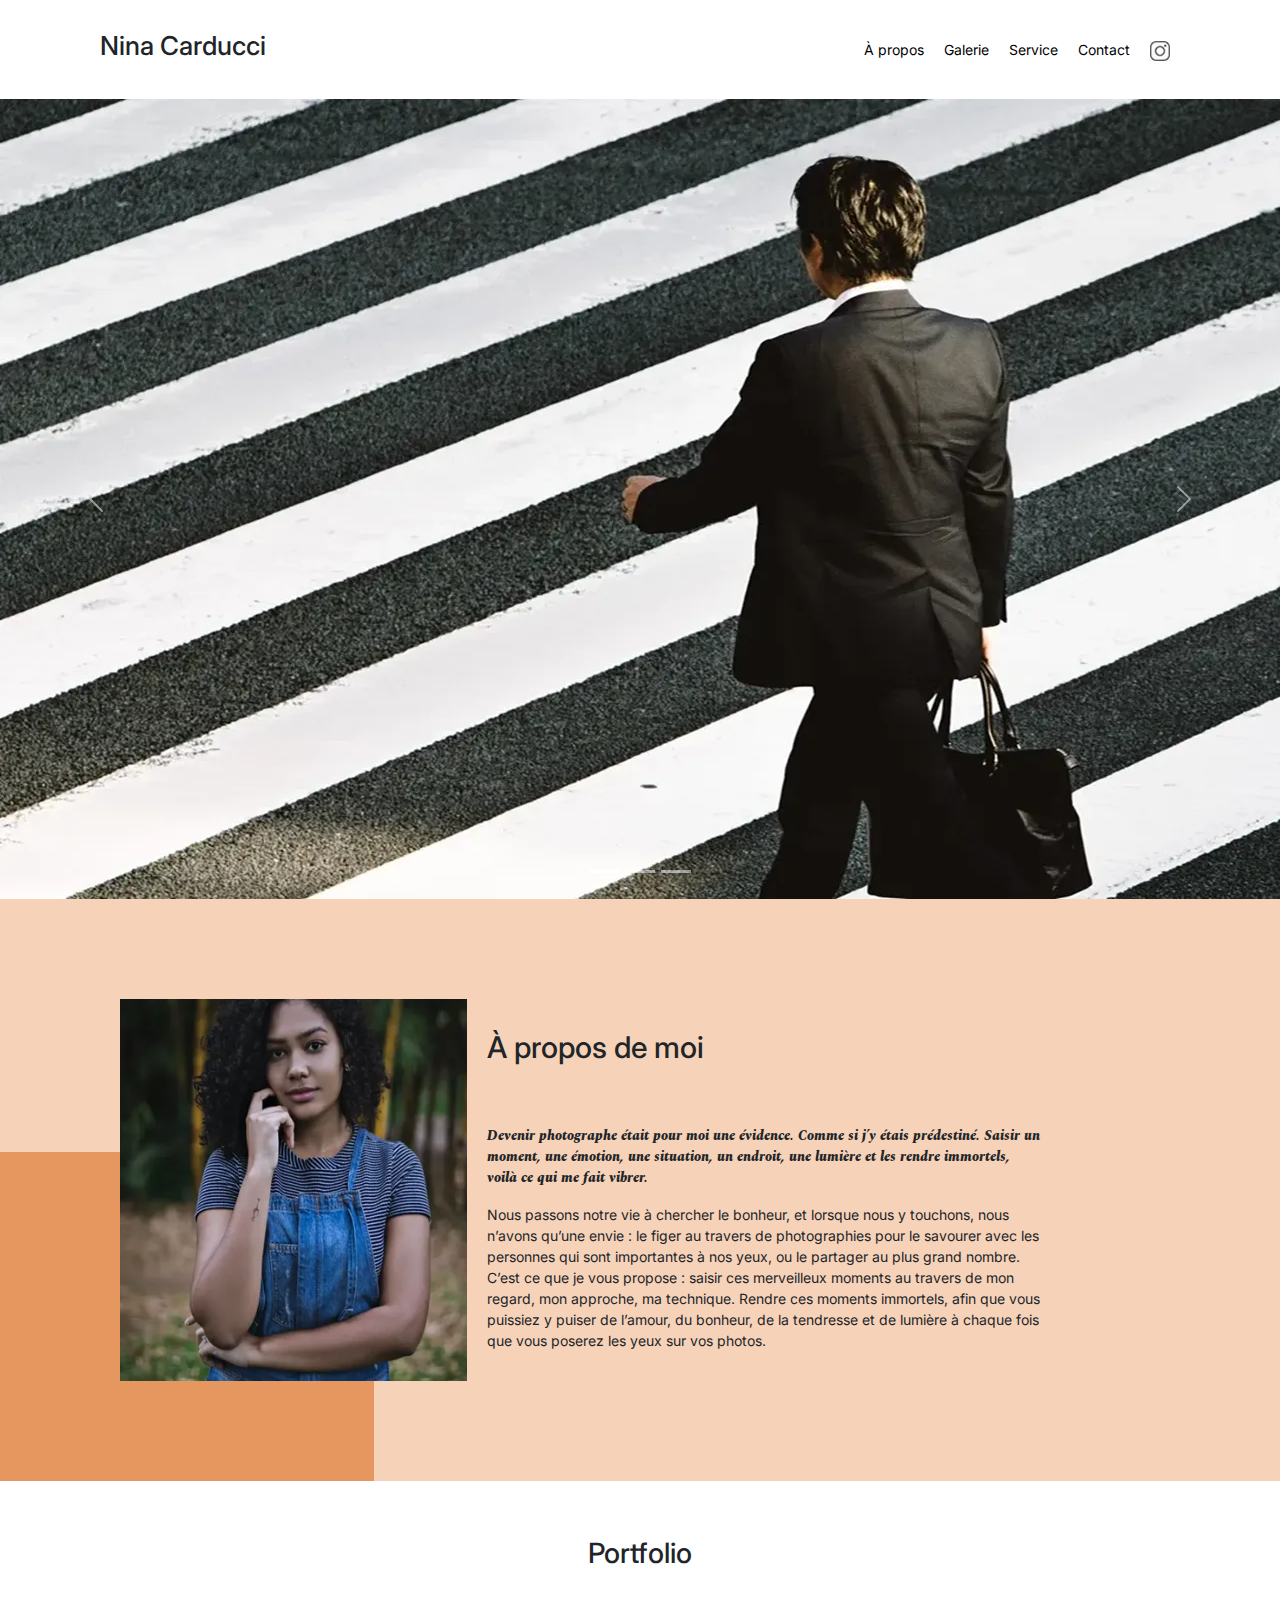
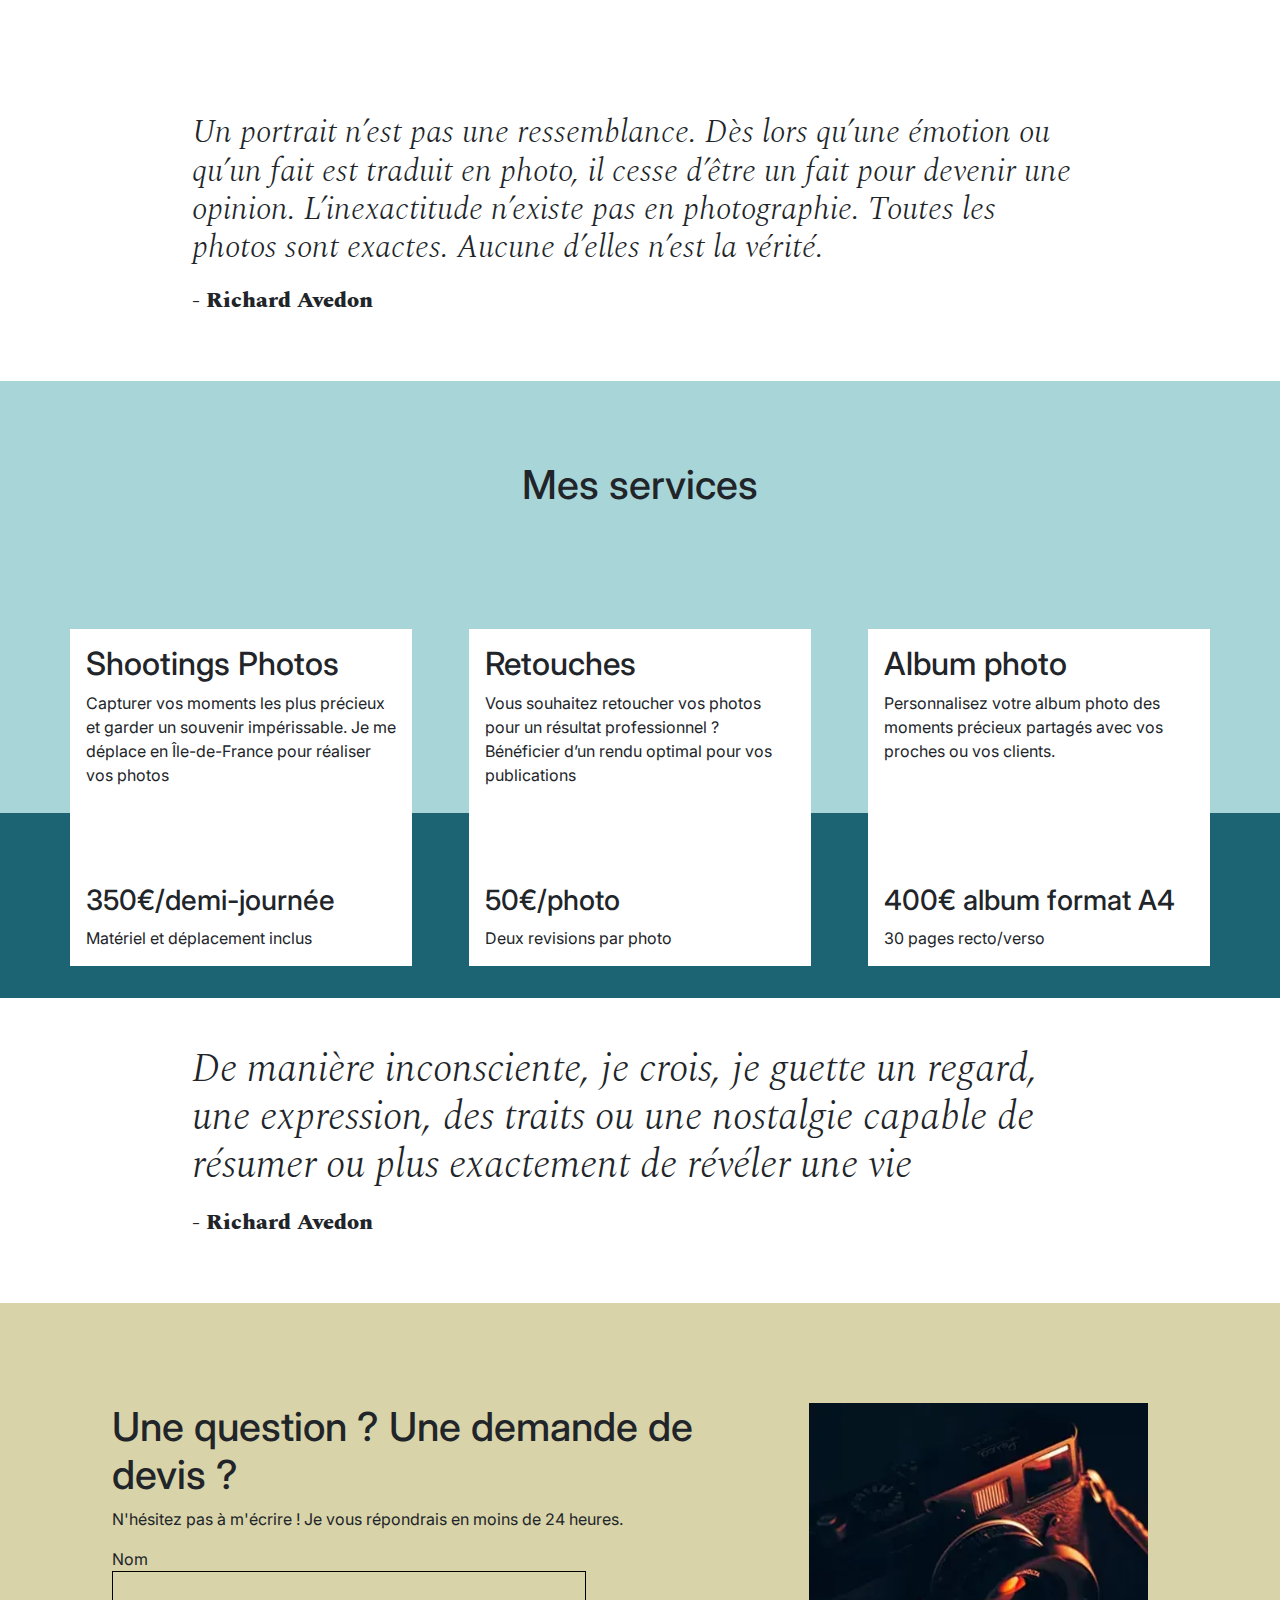
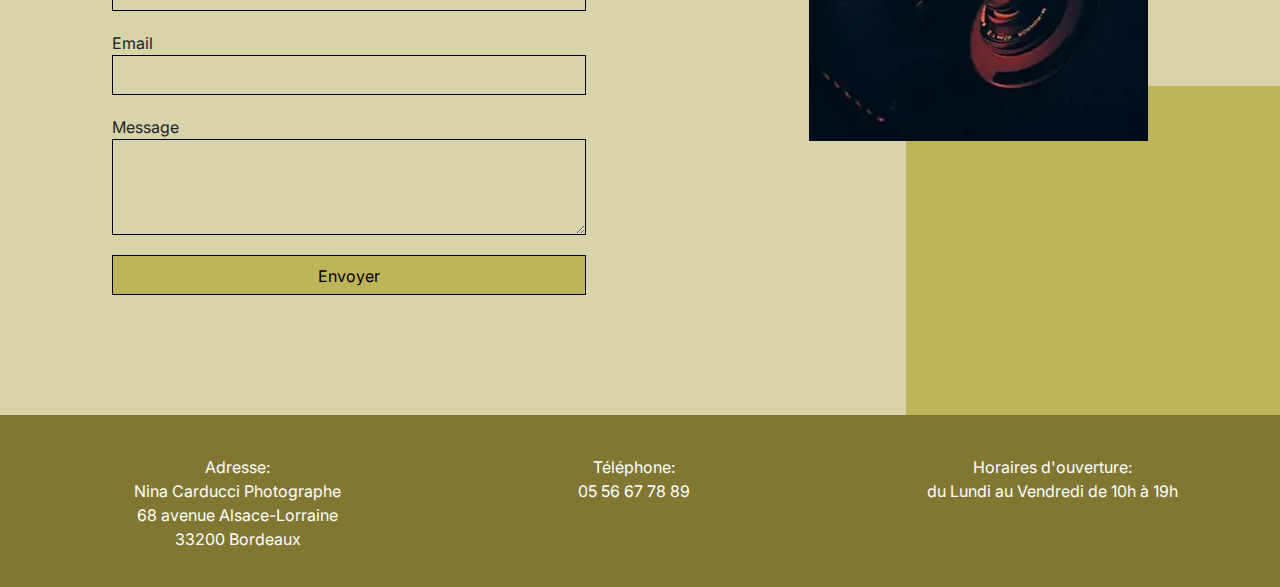
<file: index.html>
<!DOCTYPE html>
<html lang="fr">

<head>
	<meta charset="UTF-8">
	<meta name="viewport" content="width=device-width, initial-scale=1.0">
	<title>Nina Carducci, Photographe professionnelle à Bordeaux et en Ile-de-France</title>
	<meta name="description"
		content="Une presentation de mes prestations de photographe professionnelle et une prise de connaissance de mes tarifs">
	<meta name="keywords"
		content="photographe, photographie, mariage, mariages, évènement, évènements, portraits, portrait, portfolio, tarifs, Bordeaux, Paris, Ile-de-France, album, shooting, shootings">
	<link rel="stylesheet" href="./assets/bootstrap/bootstrap.min.css">
	<link rel="stylesheet" href="./assets/style-minify.min.css" media="all">
	<link rel="preconnect" href="https://fonts.googleapis.com">
	<link rel="preconnect" href="https://fonts.gstatic.com" crossorigin>
	<link
		href="https://fonts.googleapis.com/css2?family=Inter&family=Spectral:ital,wght@0,400;1,300;1,400;1,800&display=swap"
		rel="stylesheet">
		<script
  src="https://code.jquery.com/jquery-3.7.1.min.js"
  integrity="sha256-/JqT3SQfawRcv/BIHPThkBvs0OEvtFFmqPF/lYI/Cxo="
  crossorigin="anonymous"></script>
	<!-- Twitter Card data -->
	<meta name="twitter:card" content="summary_large_image">
	<meta name="twitter:site" content="@nina_carducci">
	<meta name="twitter:title"
		content="Nina Carducci - Photographe professionnelle à Bordeaux et en Ile-de-France : Shootings, retouches et albums photo personnalisés pour immortaliser vos instants de bonheur">
	<meta name="twitter:description"
		content="Nina Carducci, photographe professionnelle à Bordeaux et en Ile-de-France, capture vos plus beaux moments grâce à ses services de shooting photo, de retouche et d'album photo personnalisé. Contactez-la pour garder vos plus beaux souvenirs!">
	<meta name="twitter:creator" content="@author_handle">
	<meta name="twitter:image:src"
		content="https://raw.githubusercontent.com/David-S26/Nina-Carducci-Optimisation./main/assets/images/webp/nina_reultat.webp">

	<!-- Méta données Facebook-->
	<meta property="og:title"
		content="Nina Carducci - Photographe professionnelle à Bordeaux et en Ile-de-France : Shootings, retouches et albums photo personnalisés pour immortaliser vos moments de bonheur">
	<meta property="og:image"
		content="https://raw.githubusercontent.com/David-S26/Nina-Carducci-Optimisation./main/assets/images/webp/nina_resultat.webp">
	<meta property="og:description"
		content="Site web de Nina Carducci, photographe professionnelle à Bordeaux et en Ile-de-France">
	<!--URL de l'image-->
	<meta property="og:url" content="https://David-S26/Nina-Carducci-Optimisation./">
	<meta property="og:type" content="website">
	<meta property="og:locale" content="fr_FR">
	<meta property="author" content="OpenClassRooms">
	<meta property="og:site_name"
		content="Nina Carducci - Photographe professionnelle à Bordeaux et en Ile-de-France : Shootings, retouches et albums photo personnalisés pour immortaliser vos moments de bonheur">
	<!--Méta données Instagram-->
	<meta name="instagram:title"
		content="Nina Carducci - Photographe professionnelle à Bordeaux et en Ile-de-France : Shootings, retouches et albums photo personnalisés pour immortaliser vos moments de bonheur">
	<meta name="instagram:site" content="@ninacarducci.photo">
	<meta name="instagram:caption"
		content="Nina Carducci - Photographe professionnelle à Bordeaux et en Ile-de-France: Shootings, retouches et albums photo personnalisés pour immortaliser vos moments de bonheur. Visitez mon site : https://gatcha-sama.github.io/Projet-4-Carducci/ ">

	<!--Référencements local-->
	<script type="application/ld+json">
		{
			"@context": "https://schema.org",
			"@type": "LocalBusiness",
			"name": "Nina Carducci Photographe",
			"image": "https://raw.githubusercontent.com/David-S26/Nina-Carducci-Optimisation./main/assets/images/webp/nina_resultat.webp",
			"@id": "https://raw.githubusercontent.com/David-S26/Nina-Carducci-Optimisation.
			/main/assets/images/webp/nina_resultat.webp",
			"url": "https://David-S26/Nina-Carducci-Optimisation./",
			"telephone": "05 56 67 78 89",
			"priceRange": "50€ 400€",
			"address": {
				"@type": "PostalAddress",
				"streetAddress": "68 avenue Alsace-Lorraine",
				"addressLocality": "Bordeaux",
				"postalCode": "33200",
				"addressCountry": "FR"
			},
			"geo": {
				"@type": "GeoCoordinates",
				"latitude": 44.8465743,
				"longitude": -0.6065366999999999
			},
			"openingHoursSpecification": {
				"@type": "OpeningHoursSpecification",
				"dayOfWeek": [
					"Monday",
					"Tuesday",
					"Wednesday",
					"Thursday",
					"Friday"
				],
				"opens": "10:00",
				"closes": "19:00"
			},
			"sameAs": "https://www.instagram.com/ninacarducci.photo/?hl=fr"
		}
	</script>
</head>

<body>
	<header >
		<div class="top-header">
			<h3 class="name">Nina Carducci</h3>
			<div class="nav">
				<ul>
					<li><a href="#about">À propos</a></li>
					<li><a href="#gallery">Galerie</a></li>
					<li><a href="#services">Service</a></li>
					<li><a href="#contact">Contact</a></li>
					<li><a class="social-link" href="https://www.instagram.com/ninacarducci.photo/?hl=fr"
							target="_blank"><img src="assets/images/webp/instagram_resultat.webp"
								alt="icone-instagram"></a>
					</li>
				</ul>
			</div>
		</div>		
	</header>

	<main>
		<div id="carouselExampleIndicators" class="carousel slide" data-bs-ride="carousel">
			<div class="carousel-indicators">
				<button type="button" data-bs-target="#carouselExampleIndicators" data-bs-slide-to="0" class="active"
					aria-current="true" aria-label="Slide 1"></button>
				<button type="button" data-bs-target="#carouselExampleIndicators" data-bs-slide-to="1"
					aria-label="Slide 2"></button>
				<button type="button" data-bs-target="#carouselExampleIndicators" data-bs-slide-to="2"
					aria-label="Slide 3"></button>
			</div>
			<div class="carousel-inner">
				<div class="carousel-item active">
					<img src="./assets/images/webp/ryoji-iwata-wUZjnOv7t0g-unsplash_resultat.webp" class="d-block "
						alt="ryoji-iwata-passage-pieton">
				</div>
				<div class="carousel-item">
					<img src="./assets/images/webp/nicholas-green-nPz8akkUmDI-unsplash_resultat.webp"
						class="d-block " alt="concert-festival">
				</div>
				<div class="carousel-item">
					<img src="./assets/images/webp/edward-cisneros-3_h6-1NPDGw-unsplash_resultat.webp"
						class="d-block " alt="photo-mariage">
				</div>
			</div>
			<button class="carousel-control-prev" type="button" data-bs-target="#carouselExampleIndicators"
				data-bs-slide="prev">
				<span class="carousel-control-prev-icon" aria-hidden="true"></span>
				<span class="visually-hidden">Previous</span>
			</button>
			<button class="carousel-control-next" type="button" data-bs-target="#carouselExampleIndicators"
				data-bs-slide="next">
				<span class="carousel-control-next-icon" aria-hidden="true"></span>
				<span class="visually-hidden">Next</span>
			</button>
		</div>		

		<!--A PROPOS-->
		<section id="about">
			<div class="picture left">
				<img src="./assets/images/webp/nina_resultat.webp" alt="portrait-nina-carducci">
			</div>
			<div id="about-me">
				<h1 class="about-me__title">À propos de moi</h1>
				<p class="about-me__introduction">Devenir photographe était pour moi une évidence. Comme si j’y étais
					prédestiné. Saisir un moment, une émotion, une situation, un endroit, une lumière et les rendre
					immortels, voilà ce qui me fait vibrer.</p>
				<p>Nous passons notre vie à chercher le bonheur, et lorsque nous y touchons, nous n’avons qu’une envie :
					le figer au travers de photographies pour le savourer avec les personnes qui sont importantes à nos
					yeux, ou le partager au plus grand nombre.
					C’est ce que je vous propose : saisir ces merveilleux moments au travers de mon regard, mon
					approche, ma technique. Rendre ces moments immortels, afin que vous puissiez y puiser de l’amour, du
					bonheur, de la tendresse et de lumière à chaque fois que vous poserez les yeux sur vos photos.</p>
			</div>
		</section>

		<!--GALERIE-->
		<section id="gallery">
			<h3 class="title">Portfolio</h3>
			<div class="container py-3">
				<div class="gallery" style="display: none">
					<img data-gallery-tag="Concerts" class="gallery-item"
						src="./assets/images/webp/aaron-paul-wnX-fXzB6Cw-unsplash_resultat.webp"
						alt="concert-aaron-paul" >
					<img data-gallery-tag="Entreprises" class="gallery-item"
						src="./assets/images/webp/ali-morshedlou-WMD64tMfc4k-unsplash_resultat.webp"
						alt="entreprise-ali-morshedlou" >
					<img data-gallery-tag="Entreprises" class="gallery-item"
						src="./assets/images/webp/jason-goodman-tHO1_OuKbg0-unsplash_resultat.webp"
						alt="entreprise-jason-goodman" >
					<img data-gallery-tag="Mariages" class="gallery-item"
						src="./assets/images/webp/hannah-busing-RvF2R_qMpRk-unsplash_resultat.webp"
						alt="mariage-hannah-busing" >
					<img data-gallery-tag="Portraits" class="gallery-item"
						src="./assets/images/webp/ade-tunji-rVkhWWZFAtQ-unsplash_resultat.webp"
						alt="portrait-ade-tunji" >
					<img data-gallery-tag="Mariages" class="gallery-item"
						src="./assets/images/webp/jakob-owens-SiniLJkXhMc-unsplash_resultat.webp"
						alt="mariage-jakob-owens" >
					<img data-gallery-tag="Portraits" class="gallery-item"
						src="./assets/images/webp/nino-van-prattenburg-443cl1uR_8-unsplash_resultat.webp"
						alt="portrait-nino-van-prattenburg" >
					<img data-gallery-tag="Concerts" class="gallery-item"
						src="./assets/images/webp/austin-neill-hgO1wFPXl3I-unsplash_resultat.webp"
						alt="concert-austin-neill" >
					<img data-gallery-tag="Entreprises" class="gallery-item"
						src="./assets/images/webp/mateus-campos-felipe-Fsgzm8N0hIY-unsplash_resultat.webp"
						alt="entreprise-mateus-campos-felipe" >
				</div>
			</div>
			<!--Notes-->
			<aside class="quote">
				<figure>
					<blockquote>
						<h2 class="quote__text">Un portrait n’est pas une ressemblance. Dès lors qu’une émotion ou qu’un
							fait est traduit en photo, il cesse d’être un fait pour devenir une opinion. L’inexactitude
							n’existe pas en photographie. Toutes les photos sont exactes. Aucune d’elles n’est la
							vérité.</h2>
					</blockquote>
					<figcaption class="quote__author">- Richard Avedon</figcaption>
				</figure>
			</aside>
		</section>

		<!--SERVICES-->
		<section id="services">
			<h1 class="title">Mes services</h1>
			<div class="container">
				<div class="service">
					<div class="service__description">
						<h2>Shootings Photos</h2>
						<p>Capturer vos moments les plus précieux et garder un souvenir impérissable. Je me déplace en
							Île-de-France pour réaliser vos photos</p>
					</div>
					<div class="service__price">
						<h3>350€/demi-journée</h3>
						<span>Matériel et déplacement inclus</span>
					</div>
				</div>
				<div class="service">
					<div class="service__description">
						<h2>Retouches</h2>
						<p>Vous souhaitez retoucher vos photos pour un résultat professionnel ? Bénéficier d’un rendu
							optimal pour vos publications</p>
					</div>
					<div class="service__price">
						<h3>50€/photo</h3>
						<span>Deux revisions par photo</span>
					</div>
				</div>
				<div class="service">
					<div class="service__description">
						<h2>Album photo</h2>
						<p>Personnalisez votre album photo des moments précieux partagés avec vos proches ou vos
							clients.</p>
					</div>
					<div class="service__price">
						<h3>400€ album format A4</h3>
						<span>30 pages recto/verso</span>
					</div>
				</div>
			</div>
		</section>
		<!--Notes-->
		<aside class="quote">
			<figure>
				<blockquote>
					<h1 class="quote__text">De manière inconsciente, je crois, je guette un regard, une expression, des
						traits ou une nostalgie capable de résumer ou plus exactement de révéler une vie</h1>
				</blockquote>
				<figcaption class="quote__author">- Richard Avedon</figcaption>
			</figure>
		</aside>

		<!--CONTACT-->
		<section id="contact">
			<div class="container">
				<div class="form-container">
					<h1>Une question ? Une demande de devis ?</h1>
					<p>N'hésitez pas à m'écrire ! Je vous répondrais en moins de 24 heures.</p>
					<form  method="post">
						<label for="nom">Nom</label>
						<input type="text" name="nom" id="nom">
						<label for="email">Email</label>
						<input type="email" name="email" id="email">
						<label for="message">Message</label>
						<textarea name="message" id="message" cols="30" rows="10"></textarea>
						<input type="submit" value="Envoyer">
					</form>
				</div>
				<div class="picture right">   
					<img src="./assets/images/webp/camera_resultat.webp" alt="appareil-photo">
				</div>
			</div>
		</section>
	</main>

	<!--FOOTER-->
	<footer>
		<div itemscope>
			<ul>
				<li itemprop="location">Adresse:</li>
				<li itemprop="name">Nina Carducci Photographe</li>
				<li itemprop="address">68 avenue Alsace-Lorraine</li>
				<li><span itemprop="postalCode">33200</span> <span itemprop="addressLocality">Bordeaux</span></li>
			</ul>
		</div>
		<div itemscope>
			<ul>
				<li>Téléphone:</li>
				<li itemprop="phone">05 56 67 78 89</li>
			</ul>
		</div>
		<div itemscope>
			<ul>
				<li>Horaires d'ouverture:</li>
				<li itemprop="openingHours" content="Mo-Fr 10am-7pm">du Lundi au Vendredi de 10h à 19h</li>
			</ul>
		</div>
	</footer>

	<script src="./assets/bootstrap/bootstrap.bundle.min.js"></script>
	<script src="./assets/maugallery-minify.js"></script>
	<script src="./assets/scripts.js"></script>
</body>

</html>
</file>
<file: assets/style-minify.min.css>
.about-me__introduction,.quote,.quote__text{font-style:italic;font-family:Spectral}.quote,.quote__author,.quote__text{font-family:Spectral}.service,.top-header{background-color:#fff;display:flex}#about,#contact{padding-inline:100px;padding-block:100px}.picture.left::before,.picture.right::before{content:' ';width:374px;height:329px;bottom:0;z-index:-1}#about,#contact .container,.mg-next,.mg-prev,.nav ul,.service,.top-header,footer,form{display:flex}.title,footer{text-align:center}body{max-width:1920px;margin:auto}*{font-family:Inter;font-style:normal}.top-header{position:sticky;top:0;z-index:1000;justify-content:space-between;padding-inline:100px;padding-block:30px;align-items:center}#about,#contact,#services,.item-column{position:relative}.top-header .name{font-size:26px}.nav ul{list-style-type:none;font-size:14px;margin-bottom:0}.nav li{padding-inline:10px}.nav a{text-decoration:none;color:#000}#about{background-color:#f6d2b8}.picture.left::before{background-color:#e5975f;position:absolute;left:0}.picture{flex:1;margin:0 20px;z-index:0}.picture img{width:100%}#about-me,.form-container{flex:2}.about-me__title{margin-top:1em;margin-bottom:60px;font-size:30px}.about-me__introduction{font-weight:800;width:60%}#about-me p{width:80%;font-size:14px}.title{padding-block:2em;}.gallery .nav{justify-content:center}.nav-pills .nav-link.active-tag,.nav-pills .show>.nav-link{color:#fff;background-color:#807732;border-radius:0}.nav-pills .nav-link{color:#000;cursor:pointer}.item-column{margin-bottom:0!important;padding:0}.item-column::after{content:"";display:block;padding-bottom:100%}.gallery-item{position:absolute;width:100%;height:100%;object-fit:cover;padding:.5em;cursor:pointer}.mg-next,.mg-prev{width:30px;height:30px;border-radius:0;justify-content:center;align-items:center;font-size:24px}form input,form textarea{width:100%;background-color:#fff0;border:1px solid;margin-bottom:20px}.quote{width:70%;margin:auto;padding-block:3em}.quote__text{font-weight:300}.quote__author{font-weight:800;font-size:22px}#services{margin:auto;background-color:#a8d5d8}#services .container::before{content:' ';background-color:#1c6474;position:absolute;width:100%;height:30%;bottom:0;left:0;z-index:0}#services .container{justify-content:space-between;display:flex;padding:2em 0}.service{max-width:390px;width:30%;height:337px;padding:1em;flex-direction:column;justify-content:space-between;z-index:1}#contact{margin:auto;background-color:#d8d3a8}.picture.right::before{background-color:#beb45a;position:absolute;right:0}form{flex-direction:column;width:70%;align-items:flex-start}.lightboxImage {margin-left: 31px;} form input{height:2.5em}form textarea{height:5em;line-height:2.5em;font-size:1.2em}input[type=submit]{background-color:#beb45a;padding:.5em 1em}footer{flex-direction:row;justify-content:space-around;padding-top:40px;padding-bottom:20px;background-color:#807732;color:#fff}footer li{list-style:none}@media all and (max-width:1180px){.picture{flex:2}#about,#contact .container{align-items:center}.about-me__title{margin-top:0;margin-bottom:1em}#about-me h6,#about-me p{width:100%}}@media all and (max-width:1000px){.picture.left::before,.picture.right::before{height:30%;position:absolute;z-index:-1;width:100%}#about,#contact .container,#services .container{flex-direction:column}.picture{width:50%}.picture.left::before{bottom:auto;top:0;left:0}.about-me__title{text-align:center;margin-top:1em}.service{width:100%;max-width:100%;height:auto;margin:2em 0}.service__description{margin-bottom:1em}#services .container::before{width:30%;height:100%;bottom:0;right:0;left:auto;z-index:0}#contact .picture.right{margin-top:1em}.picture.right::before{bottom:0;right:0}}@media all and (max-width:650px){.top-header{flex-direction:column;padding-inline:0}.top-header .nav,.top-header .nav ul{width:100%;padding:0}.top-header .nav li{flex:1;padding-block:1em;text-align:center}.picture.left::before,.picture.right::before{height:150px}#services .container{align-items:center}.service{max-width:90%}#about,#contact{padding-inline:2em;padding-block:2em}form{width:100%}.picture{width:80%}footer{display:flex;flex-direction:column;justify-content:space-around}}
</file>
